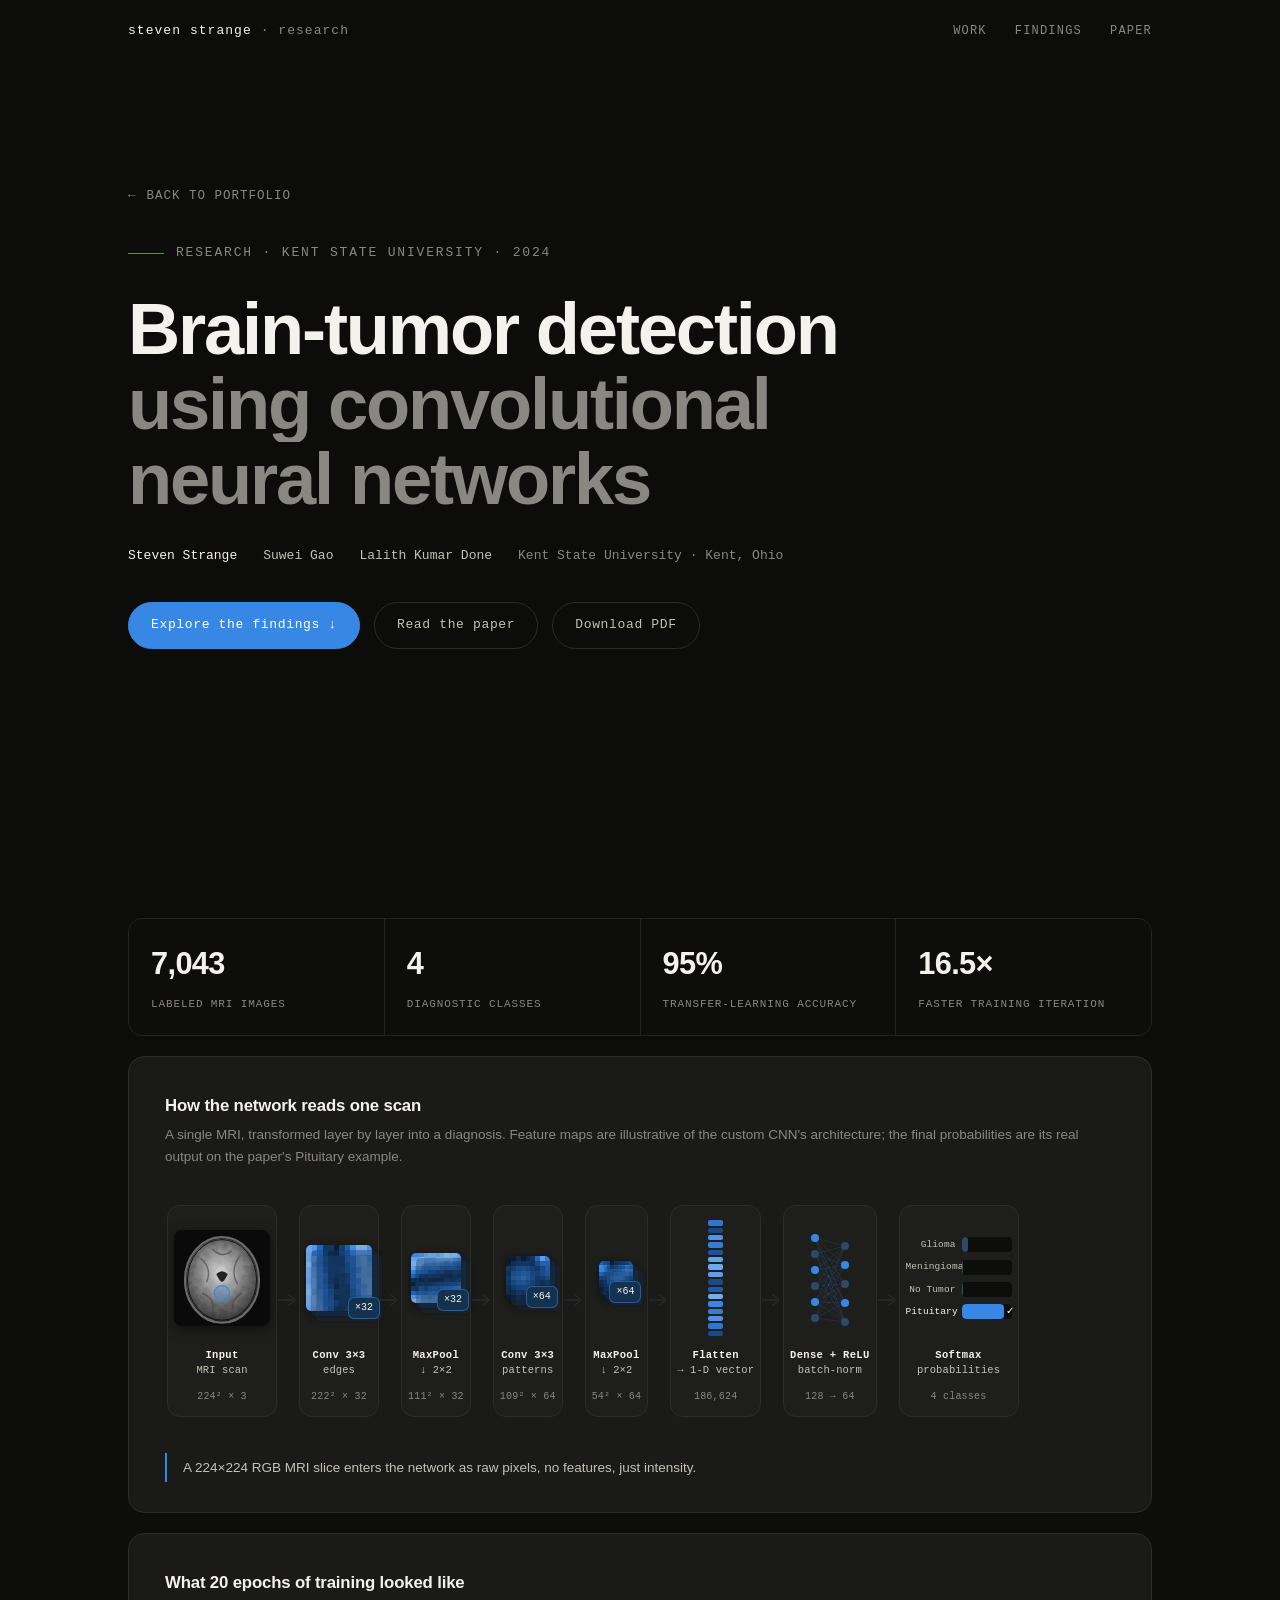
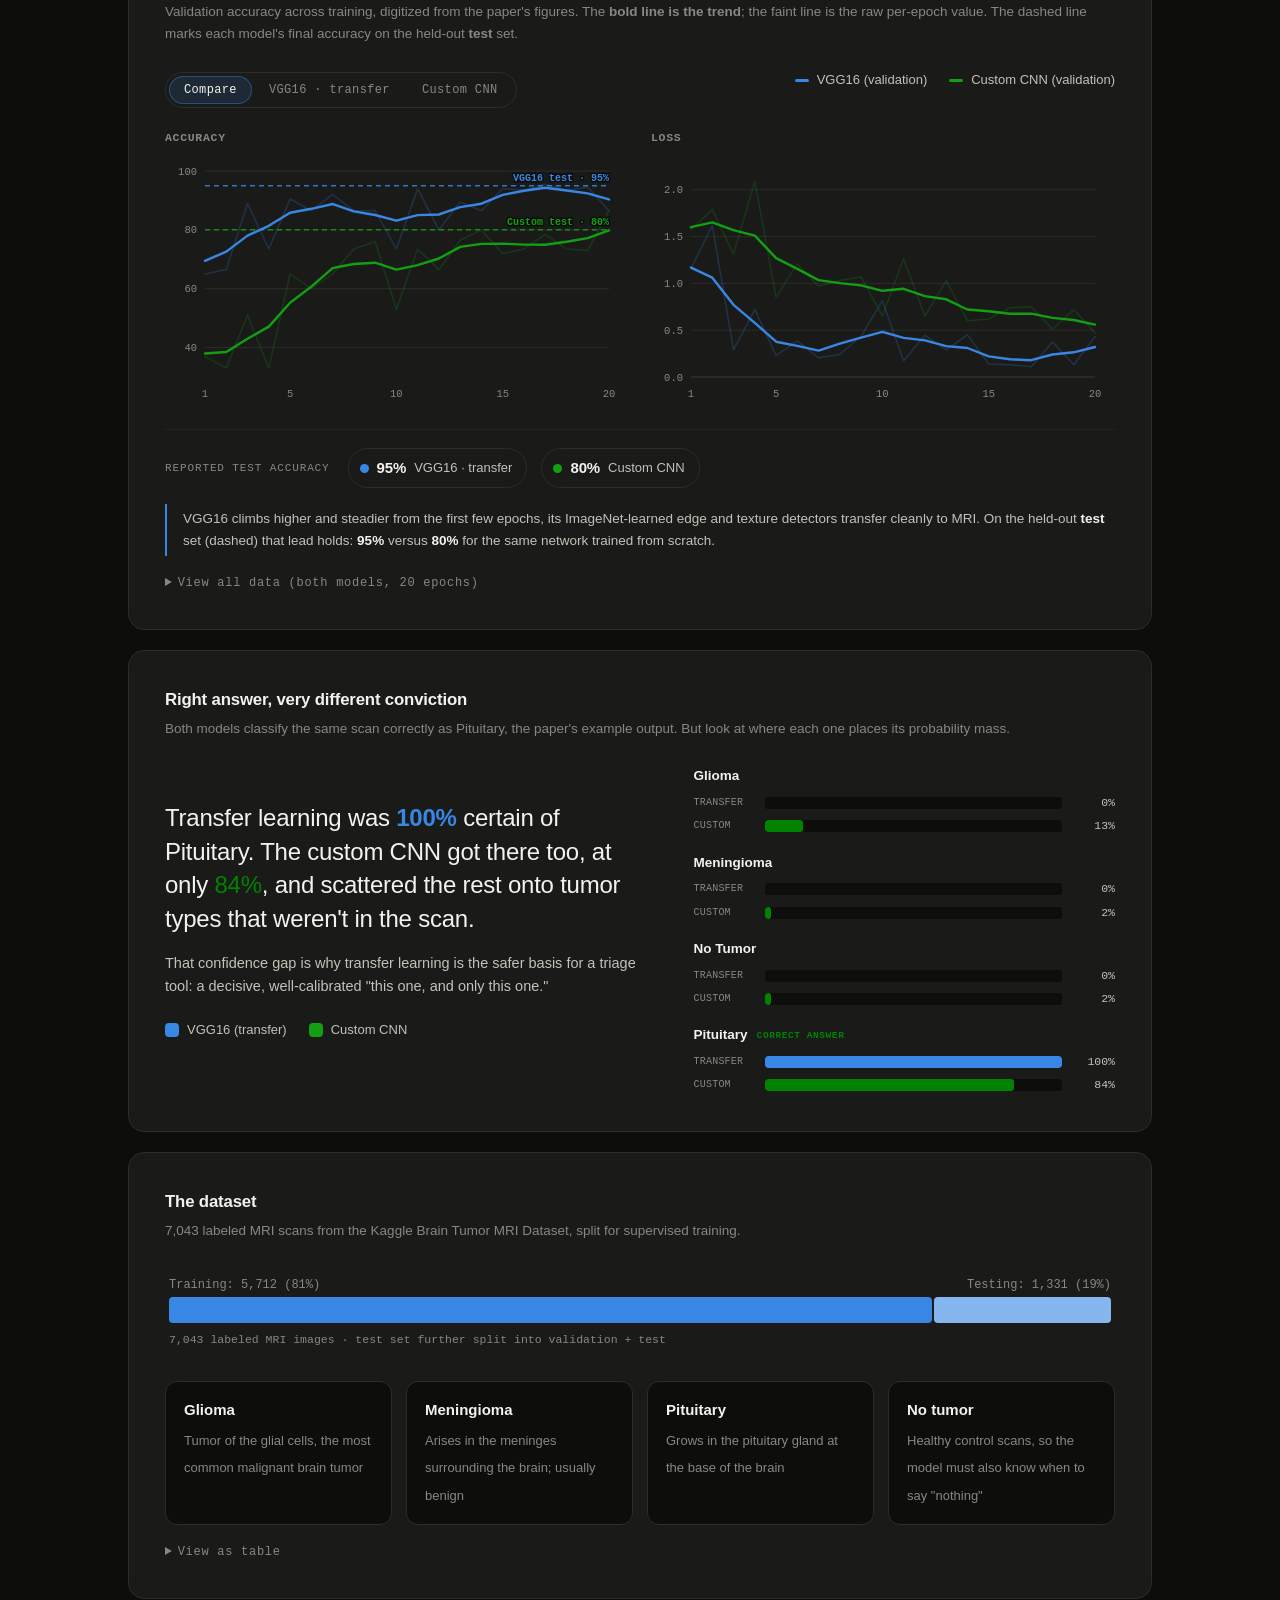
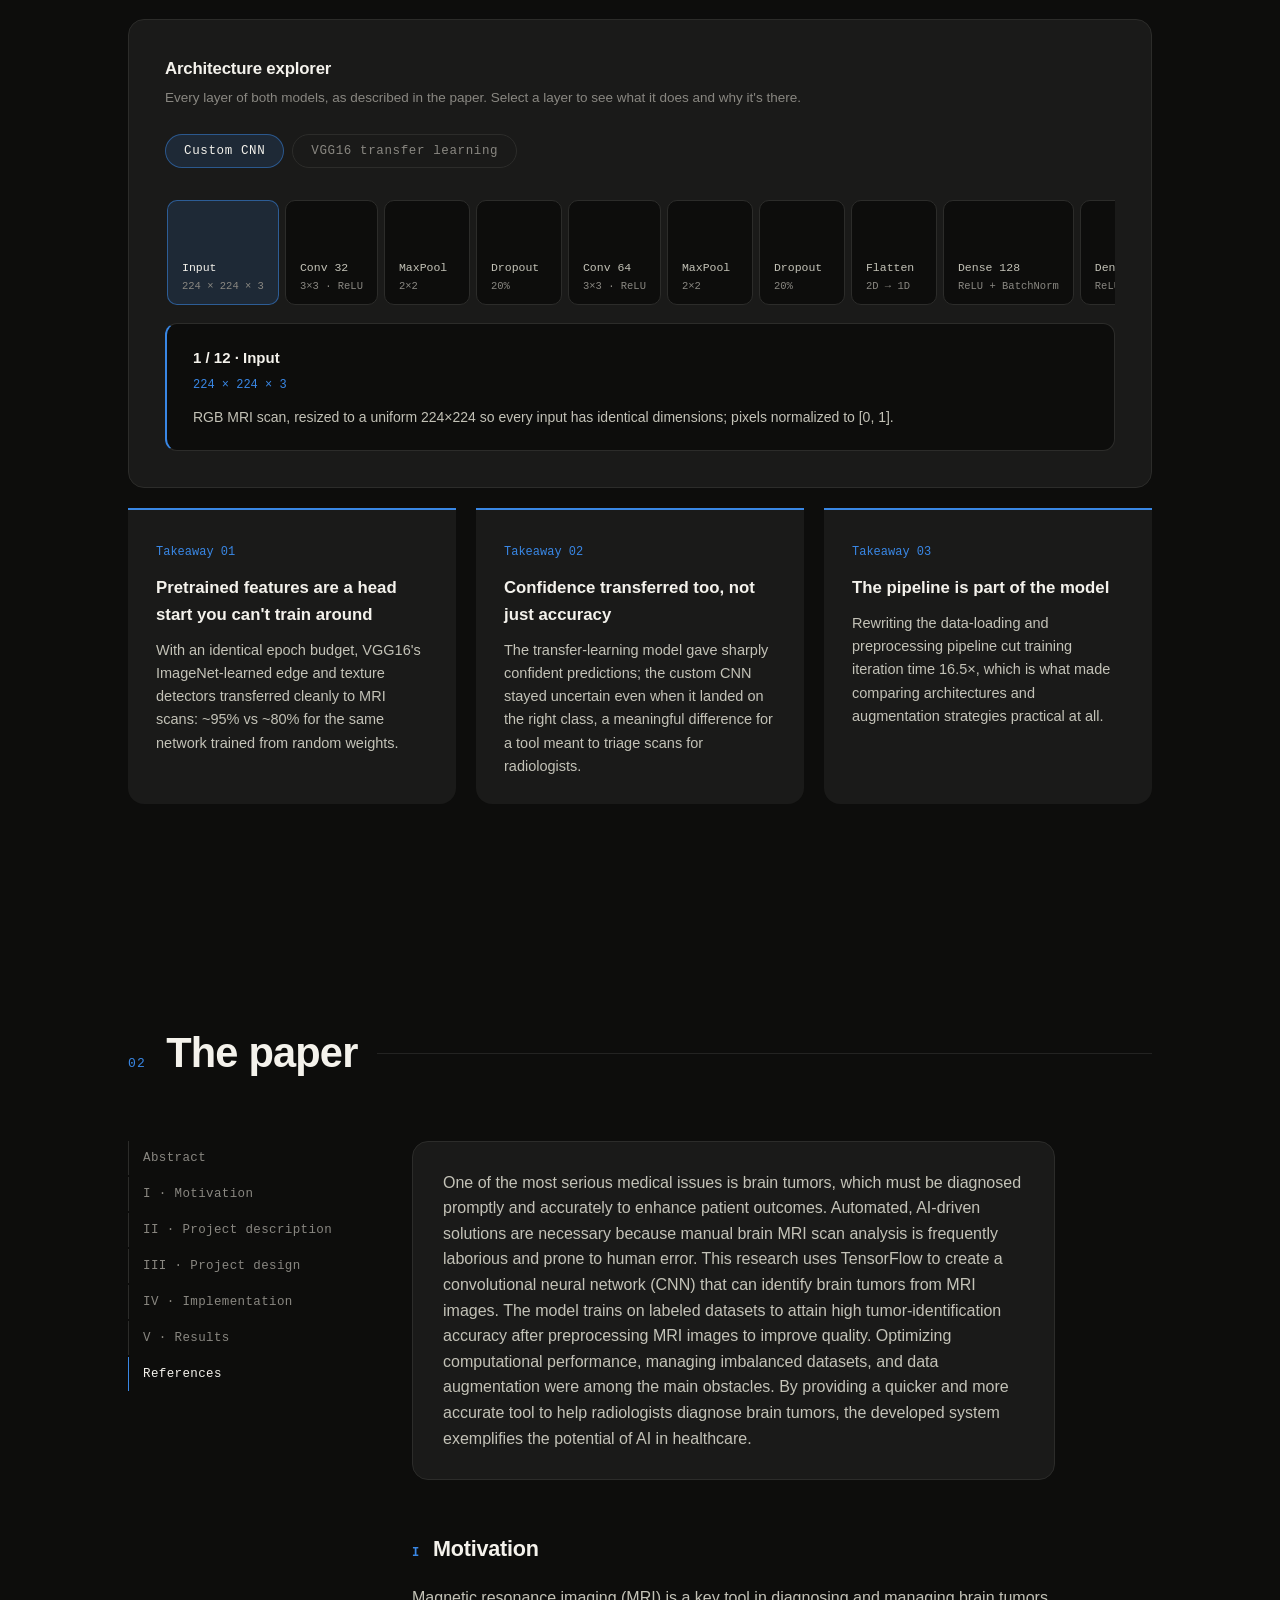
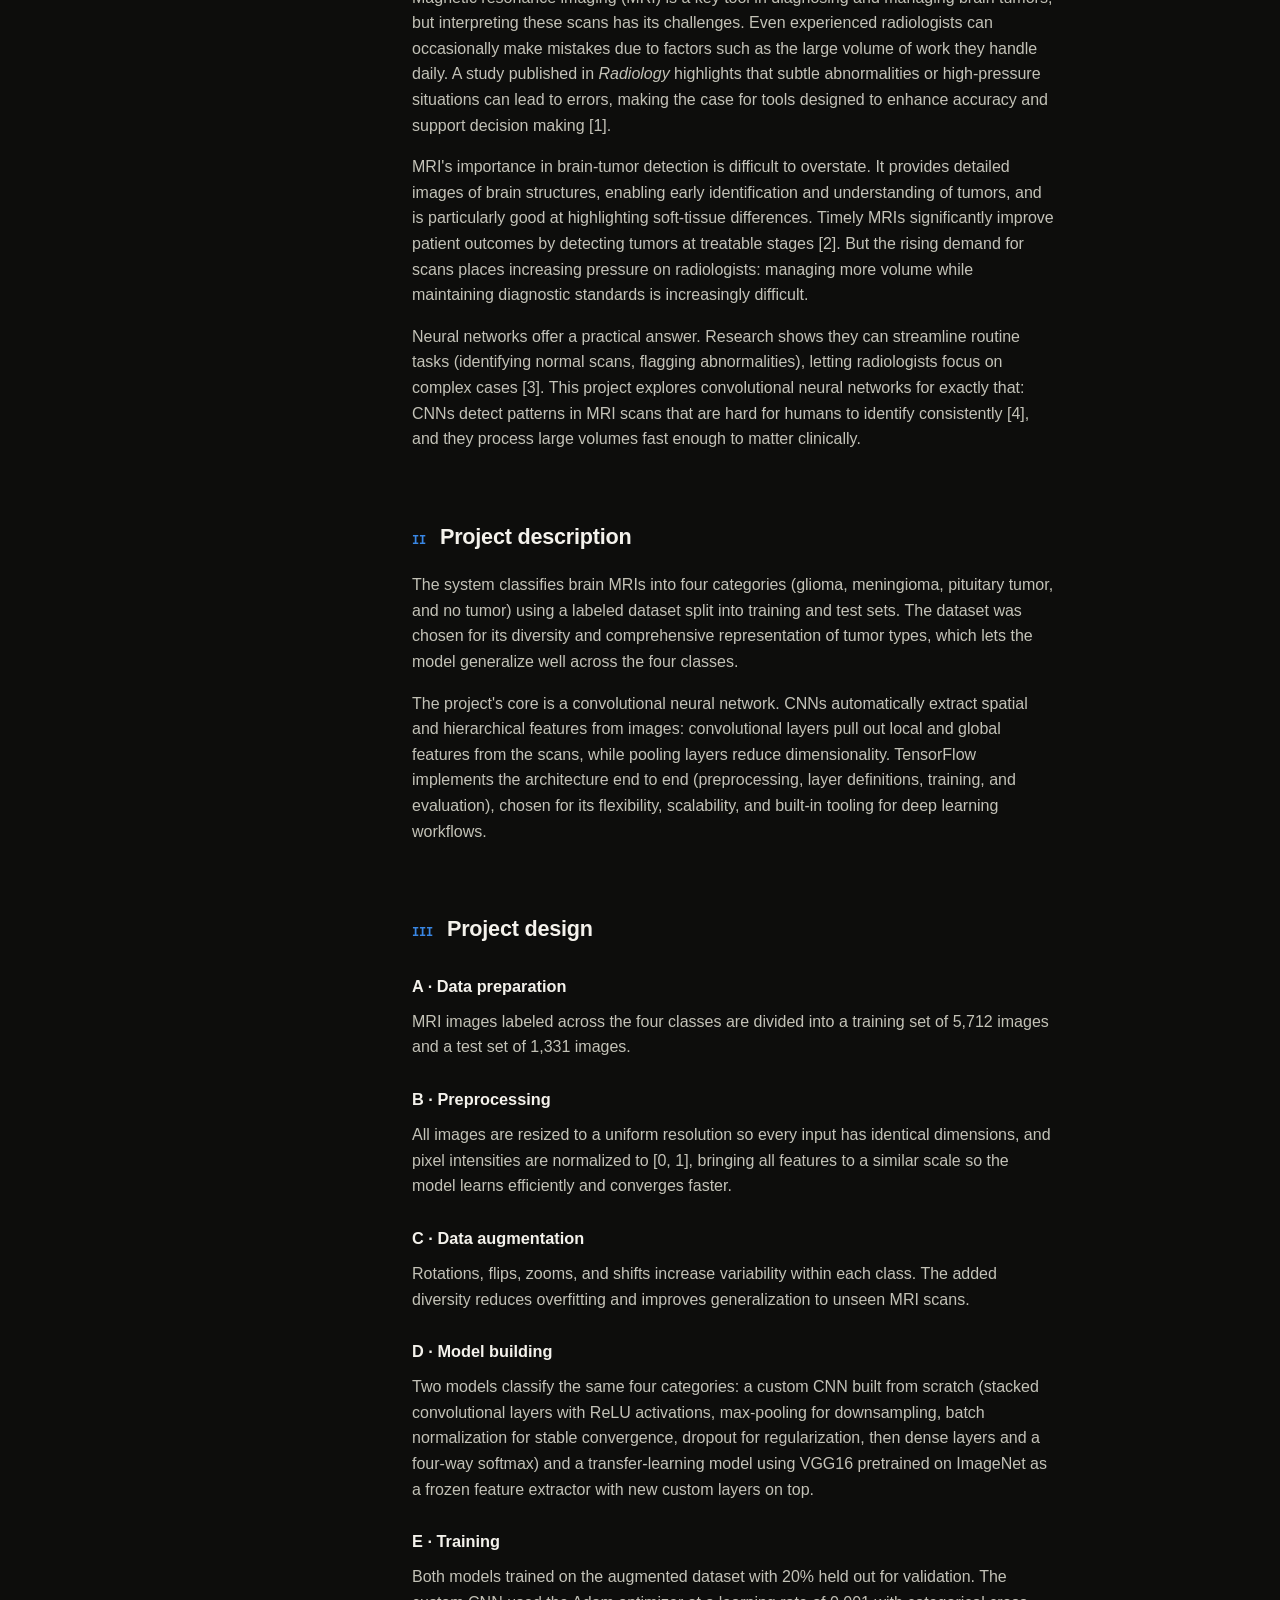
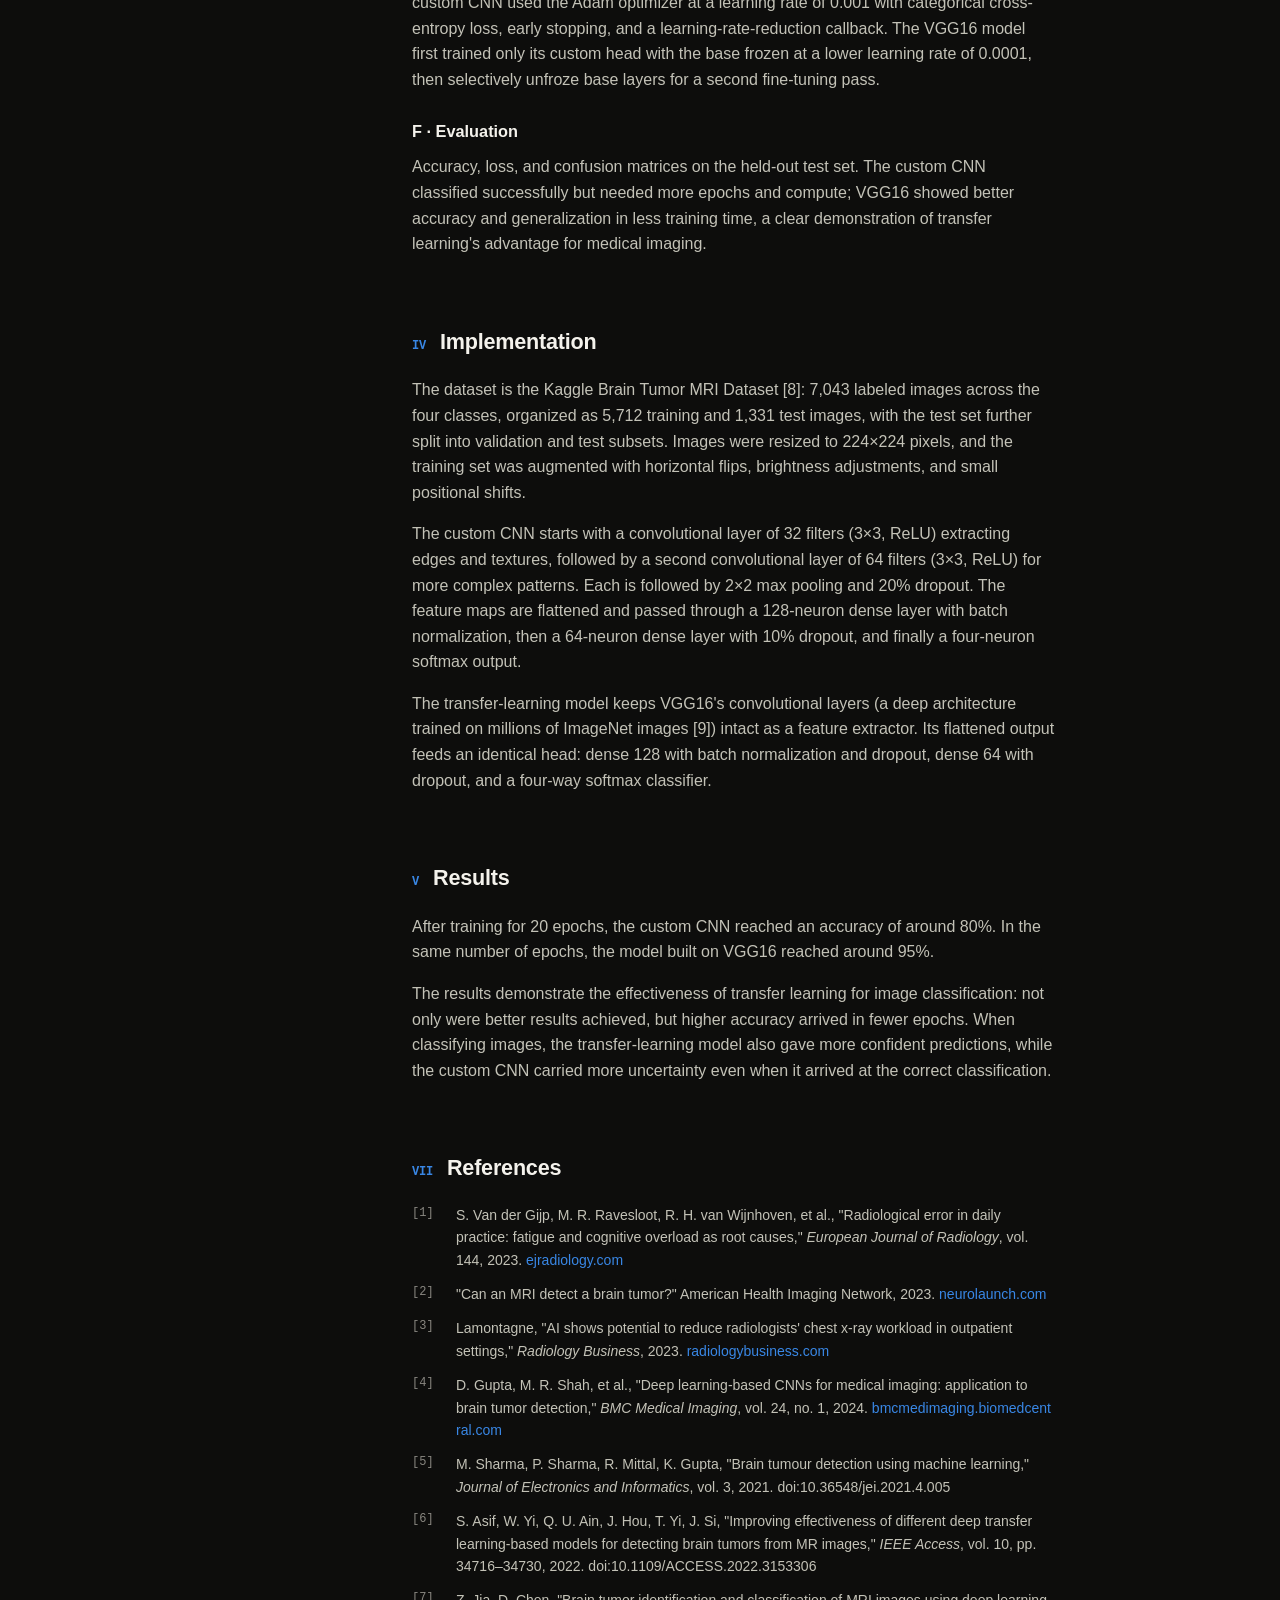
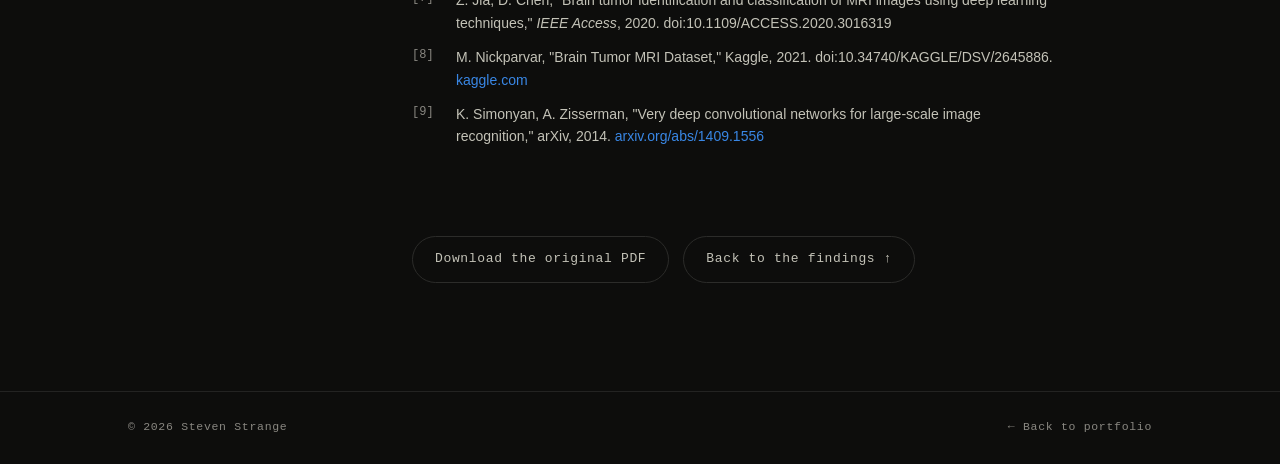
<file: research.html>
<!DOCTYPE html>
<html lang="en">
<head>
<meta charset="UTF-8">
<meta name="viewport" content="width=device-width, initial-scale=1.0">
<title>Brain-Tumor Detection with CNNs · Steven Strange</title>
<meta name="description" content="Interactive walkthrough of a CNN research project: four-class brain-tumor classification in MRI scans, custom architecture vs. VGG16 transfer learning.">
<link rel="stylesheet" href="styles.css">
<link rel="icon" href="data:image/svg+xml,<svg xmlns='http://www.w3.org/2000/svg' viewBox='0 0 100 100'><text y='.9em' font-size='90'>◮</text></svg>">
</head>
<body class="viz-root">

<div class="progress-bar" aria-hidden="true"></div>

<div class="nav scrolled" id="nav">
  <div class="nav-inner">
    <a class="nav-name" href="index.html">steven strange <span>· research</span></a>
    <nav class="nav-links" aria-label="Primary">
      <a href="index.html#work" class="always">Work</a>
      <a href="#findings" class="always">Findings</a>
      <a href="#paper" class="always">Paper</a>
    </nav>
  </div>
</div>

<header class="paper-hero">
  <div class="wrap">
    <a class="back-link fade-up" href="index.html"><span class="arrow">←</span> Back to portfolio</a>
    <p class="eyebrow fade-up" style="margin-top:36px">Research · Kent State University · 2024</p>
    <h1>
      <span class="line-mask"><span>Brain-tumor detection</span></span>
      <span class="line-mask"><span><span class="dim">using convolutional</span></span></span>
      <span class="line-mask"><span><span class="dim">neural networks</span></span></span>
    </h1>
    <div class="paper-authors fade-up d1">
      <span class="me">Steven Strange</span>
      <span>Suwei Gao</span>
      <span>Lalith Kumar Done</span>
      <span><i>Kent State University · Kent, Ohio</i></span>
    </div>
    <div class="paper-actions fade-up d2">
      <a class="btn primary" href="#findings">Explore the findings ↓</a>
      <a class="btn" href="#paper">Read the paper</a>
      <a class="btn" href="Assets/web/brain-tumor-cnn-research.pdf" download>Download PDF</a>
    </div>
  </div>
</header>

<main>
<!-- ============================ FINDINGS ============================ -->
<section id="findings">
  <div class="wrap">
    <div class="section-head reveal">
      <span class="section-num">01</span>
      <h2 class="section-title">The findings, visualized</h2>
      <span class="rule"></span>
    </div>

    <div class="research-stats reveal" style="margin-bottom:20px">
      <div class="rstat"><b data-count="7043">0</b><span>Labeled MRI images</span></div>
      <div class="rstat"><b data-count="4">0</b><span>Diagnostic classes</span></div>
      <div class="rstat"><b data-count="95" data-suffix="%">0</b><span>Transfer-learning accuracy</span></div>
      <div class="rstat"><b data-count="16.5" data-suffix="×" data-decimals="1">0</b><span>Faster training iteration</span></div>
    </div>

    <div class="viz-grid">

      <!-- CNN forward-pass pipeline -->
      <div class="viz-card wide reveal" id="viz-pipeline"></div>

      <!-- Training curves (real data) -->
      <div class="viz-card reveal" id="viz-training"></div>

      <!-- Confidence / prediction probabilities (real data) -->
      <div class="viz-card reveal" id="viz-confidence"></div>

      <!-- Dataset -->
      <div class="viz-card reveal">
        <h4>The dataset</h4>
        <p class="viz-sub">7,043 labeled MRI scans from the Kaggle Brain Tumor MRI Dataset, split for supervised training.</p>
        <div id="viz-dataset"></div>
        <div class="classes">
          <div class="class-chip"><b>Glioma</b><span>Tumor of the glial cells, the most common malignant brain tumor</span></div>
          <div class="class-chip"><b>Meningioma</b><span>Arises in the meninges surrounding the brain; usually benign</span></div>
          <div class="class-chip"><b>Pituitary</b><span>Grows in the pituitary gland at the base of the brain</span></div>
          <div class="class-chip"><b>No tumor</b><span>Healthy control scans, so the model must also know when to say "nothing"</span></div>
        </div>
        <details class="table-toggle">
          <summary>View as table</summary>
          <table>
            <thead><tr><th scope="col">Split</th><th scope="col">Images</th><th scope="col">Share</th></tr></thead>
            <tbody>
              <tr><td>Training</td><td>5,712</td><td>81%</td></tr>
              <tr><td>Testing (incl. validation split)</td><td>1,331</td><td>19%</td></tr>
            </tbody>
          </table>
        </details>
      </div>

      <!-- Architecture explorer -->
      <div class="viz-card reveal">
        <h4>Architecture explorer</h4>
        <p class="viz-sub">Every layer of both models, as described in the paper. Select a layer to see what it does and why it's there.</p>
        <div class="arch-tabs" role="tablist" aria-label="Model architecture">
          <button class="arch-tab" role="tab" id="tab-custom" aria-selected="true" aria-controls="arch-flow">Custom CNN</button>
          <button class="arch-tab" role="tab" id="tab-vgg" aria-selected="false" aria-controls="arch-flow">VGG16 transfer learning</button>
        </div>
        <div class="arch-flow" id="arch-flow" role="tablist" aria-label="Network layers"></div>
        <div class="arch-detail" id="arch-detail" aria-live="polite"></div>
      </div>
    </div>

    <!-- Takeaways -->
    <div class="takeaways" style="margin-top:20px">
      <div class="takeaway reveal">
        <span class="num">Takeaway 01</span>
        <h4>Pretrained features are a head start you can't train around</h4>
        <p>With an identical epoch budget, VGG16's ImageNet-learned edge and texture detectors transferred cleanly to MRI scans: ~95% vs ~80% for the same network trained from random weights.</p>
      </div>
      <div class="takeaway reveal" style="--rd:.08s">
        <span class="num">Takeaway 02</span>
        <h4>Confidence transferred too, not just accuracy</h4>
        <p>The transfer-learning model gave sharply confident predictions; the custom CNN stayed uncertain even when it landed on the right class, a meaningful difference for a tool meant to triage scans for radiologists.</p>
      </div>
      <div class="takeaway reveal" style="--rd:.16s">
        <span class="num">Takeaway 03</span>
        <h4>The pipeline is part of the model</h4>
        <p>Rewriting the data-loading and preprocessing pipeline cut training iteration time 16.5×, which is what made comparing architectures and augmentation strategies practical at all.</p>
      </div>
    </div>
  </div>
</section>

<!-- ============================ PAPER ============================ -->
<section id="paper">
  <div class="wrap">
    <div class="section-head reveal">
      <span class="section-num">02</span>
      <h2 class="section-title">The paper</h2>
      <span class="rule"></span>
    </div>

    <div class="reader">
      <nav class="toc" aria-label="Paper contents">
        <a href="#p-abstract" class="active">Abstract</a>
        <a href="#p-motivation">I · Motivation</a>
        <a href="#p-description">II · Project description</a>
        <a href="#p-design">III · Project design</a>
        <a href="#p-implementation">IV · Implementation</a>
        <a href="#p-results">V · Results</a>
        <a href="#p-references">References</a>
      </nav>

      <div class="paper-body">
        <section id="p-abstract">
          <div class="abstract">
            <p>
              One of the most serious medical issues is brain tumors, which must be
              diagnosed promptly and accurately to enhance patient outcomes.
              Automated, AI-driven solutions are necessary because manual brain MRI
              scan analysis is frequently laborious and prone to human error. This
              research uses TensorFlow to create a convolutional neural network
              (CNN) that can identify brain tumors from MRI images. The model
              trains on labeled datasets to attain high tumor-identification
              accuracy after preprocessing MRI images to improve quality.
              Optimizing computational performance, managing imbalanced datasets,
              and data augmentation were among the main obstacles. By providing a
              quicker and more accurate tool to help radiologists diagnose brain
              tumors, the developed system exemplifies the potential of AI in
              healthcare.
            </p>
          </div>
        </section>

        <section id="p-motivation">
          <h3><span class="n">I</span>Motivation</h3>
          <p>
            Magnetic resonance imaging (MRI) is a key tool in diagnosing and
            managing brain tumors, but interpreting these scans has its challenges.
            Even experienced radiologists can occasionally make mistakes due to
            factors such as the large volume of work they handle daily. A study
            published in <em>Radiology</em> highlights that subtle abnormalities or
            high-pressure situations can lead to errors, making the case for tools
            designed to enhance accuracy and support decision making [1].
          </p>
          <p>
            MRI's importance in brain-tumor detection is difficult to overstate. It
            provides detailed images of brain structures, enabling early
            identification and understanding of tumors, and is particularly good at
            highlighting soft-tissue differences. Timely MRIs significantly improve
            patient outcomes by detecting tumors at treatable stages [2]. But the
            rising demand for scans places increasing pressure on radiologists:
            managing more volume while maintaining diagnostic standards is
            increasingly difficult.
          </p>
          <p>
            Neural networks offer a practical answer. Research shows they can
            streamline routine tasks (identifying normal scans, flagging
            abnormalities), letting radiologists focus on complex cases [3]. This
            project explores convolutional neural networks for exactly that: CNNs
            detect patterns in MRI scans that are hard for humans to identify
            consistently [4], and they process large volumes fast enough to matter
            clinically.
          </p>
        </section>

        <section id="p-description">
          <h3><span class="n">II</span>Project description</h3>
          <p>
            The system classifies brain MRIs into four categories (glioma,
            meningioma, pituitary tumor, and no tumor) using a labeled dataset
            split into training and test sets. The dataset was chosen for its
            diversity and comprehensive representation of tumor types, which lets
            the model generalize well across the four classes.
          </p>
          <p>
            The project's core is a convolutional neural network. CNNs
            automatically extract spatial and hierarchical features from images:
            convolutional layers pull out local and global features from the
            scans, while pooling layers reduce dimensionality. TensorFlow
            implements the architecture end to end (preprocessing, layer
            definitions, training, and evaluation), chosen for its flexibility,
            scalability, and built-in tooling for deep learning workflows.
          </p>
        </section>

        <section id="p-design">
          <h3><span class="n">III</span>Project design</h3>
          <h4>A · Data preparation</h4>
          <p>
            MRI images labeled across the four classes are divided into a training
            set of 5,712 images and a test set of 1,331 images.
          </p>
          <h4>B · Preprocessing</h4>
          <p>
            All images are resized to a uniform resolution so every input has
            identical dimensions, and pixel intensities are normalized to [0, 1],
            bringing all features to a similar scale so the model learns
            efficiently and converges faster.
          </p>
          <h4>C · Data augmentation</h4>
          <p>
            Rotations, flips, zooms, and shifts increase variability within each
            class. The added diversity reduces overfitting and improves
            generalization to unseen MRI scans.
          </p>
          <h4>D · Model building</h4>
          <p>
            Two models classify the same four categories: a custom CNN built from
            scratch (stacked convolutional layers with ReLU activations,
            max-pooling for downsampling, batch normalization for stable
            convergence, dropout for regularization, then dense layers and a
            four-way softmax) and a transfer-learning model using VGG16
            pretrained on ImageNet as a frozen feature extractor with new custom
            layers on top.
          </p>
          <h4>E · Training</h4>
          <p>
            Both models trained on the augmented dataset with 20% held out for
            validation. The custom CNN used the Adam optimizer at a learning rate
            of 0.001 with categorical cross-entropy loss, early stopping, and a
            learning-rate-reduction callback. The VGG16 model first trained only
            its custom head with the base frozen at a lower learning rate of
            0.0001, then selectively unfroze base layers for a second fine-tuning
            pass.
          </p>
          <h4>F · Evaluation</h4>
          <p>
            Accuracy, loss, and confusion matrices on the held-out test set. The
            custom CNN classified successfully but needed more epochs and compute;
            VGG16 showed better accuracy and generalization in less training time,
            a clear demonstration of transfer learning's advantage for medical
            imaging.
          </p>
        </section>

        <section id="p-implementation">
          <h3><span class="n">IV</span>Implementation</h3>
          <p>
            The dataset is the Kaggle Brain Tumor MRI Dataset [8]: 7,043 labeled
            images across the four classes, organized as 5,712 training and 1,331
            test images, with the test set further split into validation and test
            subsets. Images were resized to 224×224 pixels, and the training set
            was augmented with horizontal flips, brightness adjustments, and small
            positional shifts.
          </p>
          <p>
            The custom CNN starts with a convolutional layer of 32 filters (3×3,
            ReLU) extracting edges and textures, followed by a second convolutional
            layer of 64 filters (3×3, ReLU) for more complex patterns. Each is
            followed by 2×2 max pooling and 20% dropout. The feature maps are
            flattened and passed through a 128-neuron dense layer with batch
            normalization, then a 64-neuron dense layer with 10% dropout, and
            finally a four-neuron softmax output.
          </p>
          <p>
            The transfer-learning model keeps VGG16's convolutional layers (a deep
            architecture trained on millions of ImageNet images [9]) intact as a
            feature extractor. Its flattened output feeds an identical head: dense
            128 with batch normalization and dropout, dense 64 with dropout, and a
            four-way softmax classifier.
          </p>
        </section>

        <section id="p-results">
          <h3><span class="n">V</span>Results</h3>
          <p>
            After training for 20 epochs, the custom CNN reached an accuracy of
            around 80%. In the same number of epochs, the model built on VGG16
            reached around 95%.
          </p>
          <p>
            The results demonstrate the effectiveness of transfer learning for
            image classification: not only were better results achieved, but higher
            accuracy arrived in fewer epochs. When classifying images, the
            transfer-learning model also gave more confident predictions, while
            the custom CNN carried more uncertainty even when it arrived at the
            correct classification.
          </p>
        </section>

        <section id="p-references">
          <h3><span class="n">VII</span>References</h3>
          <ol class="refs">
            <li>S. Van der Gijp, M. R. Ravesloot, R. H. van Wijnhoven, et al., "Radiological error in daily practice: fatigue and cognitive overload as root causes," <em>European Journal of Radiology</em>, vol. 144, 2023. <a href="https://www.ejradiology.com" target="_blank" rel="noopener">ejradiology.com</a></li>
            <li>"Can an MRI detect a brain tumor?" American Health Imaging Network, 2023. <a href="https://neurolaunch.com/can-an-mri-detect-a-brain-tumor" target="_blank" rel="noopener">neurolaunch.com</a></li>
            <li>Lamontagne, "AI shows potential to reduce radiologists' chest x-ray workload in outpatient settings," <em>Radiology Business</em>, 2023. <a href="https://radiologybusiness.com" target="_blank" rel="noopener">radiologybusiness.com</a></li>
            <li>D. Gupta, M. R. Shah, et al., "Deep learning-based CNNs for medical imaging: application to brain tumor detection," <em>BMC Medical Imaging</em>, vol. 24, no. 1, 2024. <a href="https://bmcmedimaging.biomedcentral.com/articles/10.1186/s12880-024-01292-7" target="_blank" rel="noopener">bmcmedimaging.biomedcentral.com</a></li>
            <li>M. Sharma, P. Sharma, R. Mittal, K. Gupta, "Brain tumour detection using machine learning," <em>Journal of Electronics and Informatics</em>, vol. 3, 2021. doi:10.36548/jei.2021.4.005</li>
            <li>S. Asif, W. Yi, Q. U. Ain, J. Hou, T. Yi, J. Si, "Improving effectiveness of different deep transfer learning-based models for detecting brain tumors from MR images," <em>IEEE Access</em>, vol. 10, pp. 34716–34730, 2022. doi:10.1109/ACCESS.2022.3153306</li>
            <li>Z. Jia, D. Chen, "Brain tumor identification and classification of MRI images using deep learning techniques," <em>IEEE Access</em>, 2020. doi:10.1109/ACCESS.2020.3016319</li>
            <li>M. Nickparvar, "Brain Tumor MRI Dataset," Kaggle, 2021. doi:10.34740/KAGGLE/DSV/2645886. <a href="https://www.kaggle.com/datasets/masoudnickparvar/brain-tumor-mri-dataset" target="_blank" rel="noopener">kaggle.com</a></li>
            <li>K. Simonyan, A. Zisserman, "Very deep convolutional networks for large-scale image recognition," arXiv, 2014. <a href="https://arxiv.org/abs/1409.1556" target="_blank" rel="noopener">arxiv.org/abs/1409.1556</a></li>
          </ol>
        </section>

        <div class="paper-actions">
          <a class="btn" href="Assets/web/brain-tumor-cnn-research.pdf" download>Download the original PDF</a>
          <a class="btn" href="#findings">Back to the findings ↑</a>
        </div>
      </div>
    </div>
  </div>
</section>
</main>

<footer class="footer">
  <div class="wrap">
    <span>© 2026 Steven Strange</span>
    <span><a href="index.html">← Back to portfolio</a></span>
  </div>
</footer>

<div class="chart-tooltip" id="tooltip" role="status"></div>

<script src="main.js"></script>
<script src="viz.js"></script>
</body>
</html>
</file>
<file: styles.css>
/* ---------------------------------------------------------------
   Steven Strange · Portfolio
   Dark editorial system. One accent, mono microlabels, quiet chrome.
   --------------------------------------------------------------- */

:root {
  --bg: #0d0d0c;
  --surface: #1a1a19;
  --surface-2: #211f1d;
  --ink: #f4f2ec;
  --ink-2: #c3c2b7;
  --muted: #898781;
  --line: #2c2c2a;
  --line-soft: #232322;
  --accent: #3987e5;
  --accent-soft: rgba(57, 135, 229, 0.14);
  --green: #008300;

  --sans: -apple-system, BlinkMacSystemFont, "SF Pro Display", "Segoe UI", Inter, sans-serif;
  --mono: ui-monospace, "SF Mono", Menlo, Consolas, monospace;

  --w: 1120px;
  --pad: clamp(20px, 4vw, 48px);
  --radius: 16px;

  --ease-out: cubic-bezier(0.22, 1, 0.36, 1);
  --dur: 0.9s;
}

* { margin: 0; padding: 0; box-sizing: border-box; }

html { scroll-behavior: smooth; }

body {
  background: var(--bg);
  color: var(--ink);
  font-family: var(--sans);
  font-size: 17px;
  line-height: 1.6;
  -webkit-font-smoothing: antialiased;
  text-rendering: optimizeLegibility;
  overflow-x: hidden;
}

::selection { background: var(--accent); color: #fff; }

a { color: inherit; text-decoration: none; }

img, video { display: block; max-width: 100%; }

/* Grain: one quiet layer, never moving */
body::before {
  content: "";
  position: fixed;
  inset: -50%;
  pointer-events: none;
  z-index: 1;
  opacity: 0.35;
  background-image: url("data:image/svg+xml,%3Csvg xmlns='http://www.w3.org/2000/svg' width='240' height='240'%3E%3Cfilter id='n'%3E%3CfeTurbulence type='fractalNoise' baseFrequency='0.9' numOctaves='2' stitchTiles='stitch'/%3E%3CfeColorMatrix values='0 0 0 0 0 0 0 0 0 0 0 0 0 0 0 0 0 0 0.04 0'/%3E%3C/filter%3E%3Crect width='100%25' height='100%25' filter='url(%23n)'/%3E%3C/svg%3E");
}

.wrap {
  max-width: var(--w);
  margin: 0 auto;
  padding-left: var(--pad);
  padding-right: var(--pad);
  position: relative;
  z-index: 2;
}

/* ----------------------------- Nav ----------------------------- */

.nav {
  position: fixed;
  top: 0; left: 0; right: 0;
  z-index: 50;
  border-bottom: 1px solid transparent;
  transition: border-color 0.4s, background 0.4s;
}
.nav.scrolled {
  background: rgba(13, 13, 12, 0.72);
  -webkit-backdrop-filter: saturate(1.4) blur(16px);
  backdrop-filter: saturate(1.4) blur(16px);
  border-bottom-color: var(--line-soft);
}
.nav-inner {
  max-width: var(--w);
  margin: 0 auto;
  padding: 18px var(--pad);
  display: flex;
  align-items: center;
  justify-content: space-between;
}
.nav-name {
  font-family: var(--mono);
  font-size: 13px;
  letter-spacing: 0.08em;
  color: var(--ink);
}
.nav-name span { color: var(--muted); }
.nav-links {
  display: flex;
  gap: 28px;
  font-family: var(--mono);
  font-size: 12px;
  letter-spacing: 0.1em;
  text-transform: uppercase;
}
.nav-links a {
  color: var(--muted);
  transition: color 0.25s;
  position: relative;
  padding: 4px 0;
}
.nav-links a::after {
  content: "";
  position: absolute;
  left: 0; right: 100%;
  bottom: 0;
  height: 1px;
  background: var(--accent);
  transition: right 0.35s var(--ease-out);
}
.nav-links a:hover { color: var(--ink); }
.nav-links a:hover::after { right: 0; }
.nav-links a.active { color: var(--ink); }

@media (max-width: 640px) {
  .nav-links { gap: 18px; }
  .nav-links a:not(.always) { display: none; }
}

/* ----------------------------- Hero ----------------------------- */

.hero {
  min-height: min(100svh, 1000px);
  display: flex;
  flex-direction: column;
  justify-content: center;
  position: relative;
  padding-top: 90px;
  padding-bottom: 60px;
  overflow: hidden;
}
.hero-glow {
  position: absolute;
  top: -20%;
  right: -10%;
  width: 60vw;
  height: 60vw;
  max-width: 800px;
  max-height: 800px;
  background: radial-gradient(circle at center, rgba(57, 135, 229, 0.10), transparent 62%);
  pointer-events: none;
  will-change: transform;
}
.eyebrow {
  font-family: var(--mono);
  font-size: 13px;
  letter-spacing: 0.14em;
  text-transform: uppercase;
  color: var(--muted);
  display: flex;
  align-items: center;
  gap: 12px;
  margin-bottom: 28px;
}
.eyebrow::before {
  content: "";
  width: 36px;
  height: 1px;
  background: var(--accent);
}
h1 {
  font-size: clamp(1.9rem, 4.4vw + 1rem, 5rem);
  line-height: 1.04;
  letter-spacing: -0.03em;
  font-weight: 700;
  max-width: 15ch;
}
h1 .dim { color: var(--muted); }
.hero-sub {
  margin-top: 32px;
  max-width: 56ch;
  color: var(--ink-2);
  font-size: clamp(1rem, 1.5vw, 1.15rem);
}
.hero-meta {
  margin-top: 44px;
  display: flex;
  flex-wrap: wrap;
  gap: 12px 28px;
  align-items: center;
}
.status-chip {
  display: inline-flex;
  align-items: center;
  gap: 10px;
  font-family: var(--mono);
  font-size: 12.5px;
  letter-spacing: 0.04em;
  color: var(--ink-2);
  border: 1px solid var(--line);
  border-radius: 100px;
  padding: 9px 18px;
  background: rgba(26, 26, 25, 0.6);
}
.status-chip .dot {
  width: 7px; height: 7px;
  border-radius: 50%;
  background: #0ca30c;
  box-shadow: 0 0 0 0 rgba(12, 163, 12, 0.5);
  animation: pulse 2.4s infinite;
}
@keyframes pulse {
  0% { box-shadow: 0 0 0 0 rgba(12, 163, 12, 0.45); }
  70% { box-shadow: 0 0 0 9px rgba(12, 163, 12, 0); }
  100% { box-shadow: 0 0 0 0 rgba(12, 163, 12, 0); }
}
.hero-scroll {
  position: absolute;
  bottom: 34px;
  left: var(--pad);
  font-family: var(--mono);
  font-size: 11px;
  letter-spacing: 0.16em;
  text-transform: uppercase;
  color: var(--muted);
  display: flex;
  align-items: center;
  gap: 12px;
}
.hero-scroll::after {
  content: "";
  width: 1px;
  height: 40px;
  background: linear-gradient(var(--muted), transparent);
  animation: drip 2.2s var(--ease-out) infinite;
  transform-origin: top;
}
@keyframes drip {
  0% { transform: scaleY(0); opacity: 0; }
  35% { transform: scaleY(1); opacity: 1; }
  100% { transform: scaleY(1) translateY(24px); opacity: 0; }
}

/* Hero line-mask entrance */
.line-mask { display: block; overflow: hidden; }
.line-mask > span {
  display: block;
  transform: translateY(110%);
  animation: rise 1s var(--ease-out) forwards;
}
.line-mask:nth-child(2) > span { animation-delay: 0.09s; }
.line-mask:nth-child(3) > span { animation-delay: 0.18s; }
@keyframes rise { to { transform: translateY(0); } }
.fade-up {
  opacity: 0;
  transform: translateY(16px);
  animation: fadeUp 0.9s var(--ease-out) forwards;
}
.fade-up.d1 { animation-delay: 0.35s; }
.fade-up.d2 { animation-delay: 0.5s; }
.fade-up.d3 { animation-delay: 0.65s; }
@keyframes fadeUp { to { opacity: 1; transform: none; } }

/* ------------------------ Sections & reveals ------------------------ */

section { padding: clamp(80px, 12vh, 140px) 0; }

.section-head {
  display: flex;
  align-items: baseline;
  gap: 20px;
  margin-bottom: clamp(40px, 6vh, 72px);
}
.section-num {
  font-family: var(--mono);
  font-size: 13px;
  color: var(--accent);
  letter-spacing: 0.1em;
}
.section-title {
  font-size: clamp(1.7rem, 3.4vw, 2.6rem);
  letter-spacing: -0.02em;
  font-weight: 650;
}
.section-head .rule {
  flex: 1;
  height: 1px;
  background: var(--line-soft);
  align-self: center;
}

.reveal {
  opacity: 0;
  transform: translateY(28px);
  transition: opacity var(--dur) var(--ease-out), transform var(--dur) var(--ease-out);
  transition-delay: var(--rd, 0s);
}
.reveal.in { opacity: 1; transform: none; }

/* ------------------------- Case studies ------------------------- */

.case {
  display: grid;
  grid-template-columns: minmax(0, 5fr) minmax(0, 6fr);
  gap: clamp(32px, 5vw, 72px);
  align-items: center;
  padding: clamp(48px, 7vh, 88px) 0;
  border-top: 1px solid var(--line-soft);
}
.case:first-of-type { border-top: 0; padding-top: 0; }
.case.flip .case-media { order: -1; }

.case-kicker {
  font-family: var(--mono);
  font-size: 12px;
  letter-spacing: 0.14em;
  text-transform: uppercase;
  color: var(--muted);
  margin-bottom: 14px;
  display: flex;
  gap: 10px;
  align-items: center;
}
.case-kicker .year { color: var(--accent); }
.case h3 {
  font-size: clamp(1.5rem, 2.8vw, 2.1rem);
  letter-spacing: -0.02em;
  font-weight: 650;
  margin-bottom: 16px;
}
.case-desc { color: var(--ink-2); margin-bottom: 20px; }
.case-points {
  list-style: none;
  margin: 0 0 26px;
  display: grid;
  gap: 10px;
}
.case-points li {
  color: var(--ink-2);
  font-size: 15.5px;
  padding-left: 22px;
  position: relative;
}
.case-points li::before {
  content: "";
  position: absolute;
  left: 0;
  top: 0.62em;
  width: 10px;
  height: 1px;
  background: var(--accent);
}
.tags {
  display: flex;
  flex-wrap: wrap;
  gap: 8px;
}
.tag {
  font-family: var(--mono);
  font-size: 11.5px;
  letter-spacing: 0.04em;
  color: var(--muted);
  border: 1px solid var(--line);
  border-radius: 100px;
  padding: 5px 13px;
  transition: color 0.25s, border-color 0.25s;
}
.case:hover .tag { color: var(--ink-2); }

@media (max-width: 880px) {
  .case { grid-template-columns: 1fr; }
  .case.flip .case-media { order: 0; }
}

/* --------------------------- Media frames --------------------------- */

.case-media { display: flex; justify-content: center; gap: clamp(16px, 2.5vw, 28px); min-width: 0; }
.case > * { min-width: 0; }
.phone-cluster { position: relative; width: 100%; }

/* Clean portrait screen-recording panel: real 1290×2796 aspect, no device chrome */
.reel {
  position: relative;
  width: min(250px, 60vw);
  aspect-ratio: 1290 / 2796;
  border-radius: 22px;
  overflow: hidden;
  background: #000;
  border: 1px solid var(--line);
  box-shadow:
    inset 0 0 0 1px rgba(255, 255, 255, 0.03),
    0 40px 84px -32px rgba(0, 0, 0, 0.85),
    0 14px 34px -22px rgba(0, 0, 0, 0.6);
  transition: transform 0.7s var(--ease-out), box-shadow 0.7s var(--ease-out);
}
.reel video {
  width: 100%;
  height: 100%;
  object-fit: cover;
  display: block;
  background: #000;
}

/* Two-reel composition: clean, straight, offset for depth */
.reel-stack {
  display: flex;
  justify-content: center;
  align-items: center;
  gap: clamp(12px, 2.2vw, 24px);
  width: 100%;
}
.reel-stack .reel { width: min(212px, 43vw); }
.reel-stack .reel:first-child { transform: translateY(15px); }
.reel-stack .reel:last-child { transform: translateY(-15px); }
.reel-stack:hover .reel:first-child { transform: translateY(9px); }
.reel-stack:hover .reel:last-child { transform: translateY(-21px); }
.reel-stack .reel:only-child { width: min(238px, 58vw); transform: none; }
.reel-stack:hover .reel:only-child { transform: translateY(-5px); }

.media-caption {
  margin-top: 22px;
  text-align: center;
  font-family: var(--mono);
  font-size: 11.5px;
  letter-spacing: 0.08em;
  color: var(--muted);
  text-transform: uppercase;
}

/* Landscape video frame */
.screen {
  width: 100%;
  border-radius: var(--radius);
  overflow: hidden;
  border: 1px solid var(--line);
  background: #000;
  box-shadow:
    inset 0 0 0 1px rgba(255, 255, 255, 0.04),
    0 40px 90px -28px rgba(0, 0, 0, 0.8);
}
.screen video { width: 100%; aspect-ratio: 16 / 9; object-fit: cover; display: block; }

@media (max-width: 460px) {
  .reel-stack { gap: 4vw; }
  .reel-stack .reel { width: 44vw; }
}

/* --------------------------- Research --------------------------- */

.research-intro { max-width: 70ch; margin-bottom: 30px; }
.research-title {
  font-size: clamp(1.5rem, 2.8vw, 2.1rem);
  letter-spacing: -0.02em;
  font-weight: 650;
  margin: 6px 0 16px;
  line-height: 1.12;
}
.research-lede { color: var(--ink-2); font-size: clamp(1rem, 1.4vw, 1.1rem); }

.research-card {
  display: block;
  border: 1px solid var(--line);
  border-radius: 20px;
  background: linear-gradient(160deg, var(--surface) 0%, #151413 100%);
  padding: clamp(32px, 5vw, 56px);
  position: relative;
  overflow: hidden;
  transition: border-color 0.4s, transform 0.6s var(--ease-out);
}
.research-card:hover { border-color: rgba(57, 135, 229, 0.45); transform: translateY(-4px); }
.research-card::before {
  content: "";
  position: absolute;
  top: -40%; right: -15%;
  width: 55%;
  aspect-ratio: 1;
  background: radial-gradient(circle, rgba(57, 135, 229, 0.12), transparent 65%);
  pointer-events: none;
}
.research-card .case-kicker { color: var(--accent); }
.research-card h3 { font-size: clamp(1.4rem, 2.6vw, 2rem); margin-bottom: 14px; letter-spacing: -0.02em; }
.research-card p { color: var(--ink-2); max-width: 62ch; }
.research-stats {
  display: grid;
  grid-template-columns: repeat(4, 1fr);
  gap: 1px;
  background: var(--line-soft);
  border: 1px solid var(--line-soft);
  border-radius: 14px;
  overflow: hidden;
  margin-top: 34px;
}
.rstat {
  background: var(--bg);
  padding: 20px 22px;
}
.rstat b {
  display: block;
  font-size: clamp(1.5rem, 2.4vw, 2rem);
  font-weight: 650;
  letter-spacing: -0.02em;
  color: var(--ink);
}
.rstat span {
  font-family: var(--mono);
  font-size: 11px;
  letter-spacing: 0.08em;
  text-transform: uppercase;
  color: var(--muted);
}
@media (max-width: 720px) {
  .research-stats { grid-template-columns: repeat(2, 1fr); }
}
.card-cta {
  margin-top: 30px;
  display: inline-flex;
  align-items: center;
  gap: 10px;
  font-family: var(--mono);
  font-size: 13px;
  letter-spacing: 0.06em;
  color: var(--accent);
}
.card-cta .arrow { transition: transform 0.35s var(--ease-out); }
.research-card:hover .arrow { transform: translateX(6px); }

/* --------------------------- Project grid --------------------------- */

.grid-2 {
  display: grid;
  grid-template-columns: repeat(auto-fit, minmax(300px, 1fr));
  gap: 20px;
}
.mini-card {
  border: 1px solid var(--line);
  border-radius: var(--radius);
  padding: 30px 30px 26px;
  background: var(--surface);
  transition: border-color 0.35s, transform 0.5s var(--ease-out);
}
.mini-card:hover { border-color: #3d3c39; transform: translateY(-3px); }
.mini-card h4 { font-size: 1.15rem; font-weight: 650; margin: 14px 0 10px; letter-spacing: -0.01em; }
.mini-card p { color: var(--ink-2); font-size: 15px; margin-bottom: 18px; }
.mini-card .case-kicker { margin-bottom: 0; }

/* ------------------------------ About ------------------------------ */

.about-grid {
  display: grid;
  grid-template-columns: minmax(0, 7fr) minmax(0, 5fr);
  gap: clamp(40px, 6vw, 90px);
}
.about-grid .lede {
  font-size: clamp(1.15rem, 2vw, 1.45rem);
  line-height: 1.5;
  letter-spacing: -0.01em;
  color: var(--ink);
}
.about-grid .lede + p { margin-top: 22px; color: var(--ink-2); }
.skill-block { margin-bottom: 28px; }
.skill-block h5 {
  font-family: var(--mono);
  font-size: 11.5px;
  letter-spacing: 0.14em;
  text-transform: uppercase;
  color: var(--muted);
  margin-bottom: 12px;
}
.skill-block ul {
  list-style: none;
  display: flex;
  flex-wrap: wrap;
  gap: 8px;
}
.skill-block li {
  font-size: 14px;
  color: var(--ink-2);
  border: 1px solid var(--line);
  border-radius: 8px;
  padding: 6px 12px;
  background: var(--surface);
}
@media (max-width: 880px) { .about-grid { grid-template-columns: 1fr; } }

/* ----------------------------- Contact ----------------------------- */

.contact { text-align: center; padding-bottom: 60px; }
.contact .eyebrow { justify-content: center; }
.contact .eyebrow::before { display: none; }
.contact h2 {
  font-size: clamp(1.8rem, 4vw + 0.9rem, 4.4rem);
  letter-spacing: -0.03em;
  line-height: 1.05;
  font-weight: 700;
}
.email-link {
  display: inline-block;
  margin-top: 34px;
  font-size: clamp(1.05rem, 2.4vw, 1.5rem);
  font-family: var(--mono);
  color: var(--ink);
  border-bottom: 1px solid var(--line);
  padding-bottom: 6px;
  transition: border-color 0.3s, color 0.3s;
}
.email-link:hover { border-color: var(--accent); color: var(--accent); }
.contact-meta {
  margin-top: 40px;
  display: flex;
  justify-content: center;
  gap: 30px;
  font-family: var(--mono);
  font-size: 12.5px;
  color: var(--muted);
  letter-spacing: 0.06em;
}
.contact-meta a:hover { color: var(--ink); }

.footer {
  border-top: 1px solid var(--line-soft);
  padding: 26px 0;
}
.footer .wrap {
  display: flex;
  justify-content: space-between;
  font-family: var(--mono);
  font-size: 11.5px;
  color: var(--muted);
  letter-spacing: 0.06em;
}

/* =====================================================================
   Research page
   ===================================================================== */

.progress-bar {
  position: fixed;
  top: 0; left: 0;
  height: 2px;
  width: 100%;
  transform-origin: left;
  transform: scaleX(0);
  background: var(--accent);
  z-index: 60;
}

.paper-hero { padding-top: clamp(140px, 20vh, 200px); padding-bottom: 40px; }
.paper-hero h1 { max-width: 20ch; }
.paper-authors {
  margin-top: 28px;
  display: flex;
  flex-wrap: wrap;
  gap: 10px 26px;
  font-family: var(--mono);
  font-size: 13px;
  color: var(--ink-2);
}
.paper-authors .me { color: var(--ink); }
.paper-authors span i { color: var(--muted); font-style: normal; }
.paper-actions { display: flex; gap: 14px; margin-top: 36px; flex-wrap: wrap; }
.btn {
  display: inline-flex;
  align-items: center;
  gap: 10px;
  font-family: var(--mono);
  font-size: 13px;
  letter-spacing: 0.05em;
  padding: 12px 22px;
  border-radius: 100px;
  border: 1px solid var(--line);
  color: var(--ink-2);
  transition: all 0.3s var(--ease-out);
}
.btn:hover { border-color: var(--ink-2); color: var(--ink); transform: translateY(-1px); }
.btn.primary { background: var(--accent); border-color: var(--accent); color: #fff; }
.btn.primary:hover { background: #4a93ea; }

/* Viz cards */
.viz-root { color-scheme: dark; }
.viz-grid { display: grid; gap: 20px; }
.viz-grid > * { min-width: 0; }
.viz-card {
  border: 1px solid var(--line);
  border-radius: var(--radius);
  background: var(--surface);
  padding: clamp(24px, 3.5vw, 36px);
}
.viz-card h4 { font-size: 1.05rem; font-weight: 650; letter-spacing: -0.01em; }
.viz-card .viz-sub { color: var(--muted); font-size: 13.5px; margin-top: 4px; margin-bottom: 26px; }
.viz-card figure { margin: 0; }

.legend {
  display: flex;
  gap: 22px;
  margin-bottom: 18px;
  font-size: 13px;
  color: var(--ink-2);
  flex-wrap: wrap;
}
.legend .key {
  display: inline-flex;
  align-items: center;
  gap: 8px;
}
.legend .swatch { width: 14px; height: 14px; border-radius: 4px; }

.chart-tooltip {
  position: fixed;
  z-index: 70;
  pointer-events: none;
  background: #232321;
  border: 1px solid #3a3936;
  border-radius: 10px;
  padding: 10px 14px;
  font-size: 13px;
  color: var(--ink-2);
  box-shadow: 0 12px 32px rgba(0, 0, 0, 0.5);
  opacity: 0;
  transform: translateY(4px);
  transition: opacity 0.15s, transform 0.15s;
  max-width: 260px;
}
.chart-tooltip.show { opacity: 1; transform: none; }
.chart-tooltip b { color: var(--ink); font-size: 15px; display: block; }

.table-toggle {
  margin-top: 18px;
  font-family: var(--mono);
  font-size: 12px;
  color: var(--muted);
}
.table-toggle summary { cursor: pointer; letter-spacing: 0.06em; }
.table-toggle summary:hover { color: var(--ink-2); }
.table-toggle table {
  margin-top: 12px;
  border-collapse: collapse;
  width: 100%;
  font-size: 13px;
  color: var(--ink-2);
  font-variant-numeric: tabular-nums;
}
.table-toggle th, .table-toggle td {
  text-align: left;
  padding: 8px 12px;
  border-bottom: 1px solid var(--line-soft);
}
.table-toggle th {
  font-family: var(--mono);
  font-size: 11px;
  text-transform: uppercase;
  letter-spacing: 0.08em;
  color: var(--muted);
  font-weight: 500;
}

/* Class chips */
.classes {
  display: grid;
  grid-template-columns: repeat(auto-fit, minmax(200px, 1fr));
  gap: 14px;
  margin-top: 22px;
}
.class-chip {
  border: 1px solid var(--line);
  border-radius: 12px;
  padding: 16px 18px;
  background: var(--bg);
}
.class-chip b { display: block; font-size: 15px; font-weight: 600; margin-bottom: 4px; }
.class-chip span { font-size: 13px; color: var(--muted); }

/* Architecture explorer */
.arch-tabs { display: flex; gap: 8px; margin-bottom: 26px; }
.arch-tab {
  font-family: var(--mono);
  font-size: 12.5px;
  letter-spacing: 0.05em;
  padding: 9px 18px;
  border-radius: 100px;
  border: 1px solid var(--line);
  background: none;
  color: var(--muted);
  cursor: pointer;
  transition: all 0.25s;
}
.arch-tab:hover { color: var(--ink-2); }
.arch-tab[aria-selected="true"] {
  background: var(--accent-soft);
  border-color: rgba(57, 135, 229, 0.5);
  color: var(--ink);
}
.arch-flow {
  display: flex;
  gap: 6px;
  overflow-x: auto;
  padding: 6px 2px 18px;
  scrollbar-width: thin;
}
.arch-layer {
  flex: 0 0 auto;
  border: 1px solid var(--line);
  border-radius: 10px;
  background: var(--bg);
  padding: 12px 14px;
  font-family: var(--mono);
  font-size: 11.5px;
  color: var(--ink-2);
  cursor: pointer;
  text-align: left;
  transition: all 0.25s var(--ease-out);
  display: flex;
  flex-direction: column;
  gap: 6px;
  min-width: 86px;
}
.arch-layer .bar-viz {
  height: 42px;
  display: flex;
  align-items: flex-end;
}
.arch-layer .bar-viz i {
  display: block;
  width: 100%;
  border-radius: 3px 3px 0 0;
  background: var(--accent);
  opacity: 0.55;
  transition: opacity 0.25s;
}
.arch-layer small { color: var(--muted); font-size: 10.5px; }
.arch-layer:hover, .arch-layer[aria-selected="true"] {
  border-color: rgba(57, 135, 229, 0.55);
  background: var(--accent-soft);
  color: var(--ink);
}
.arch-layer:hover .bar-viz i, .arch-layer[aria-selected="true"] .bar-viz i { opacity: 1; }
.arch-detail {
  border: 1px solid var(--line);
  border-left: 2px solid var(--accent);
  border-radius: 12px;
  background: var(--bg);
  padding: 22px 26px;
  min-height: 118px;
}
.arch-detail h5 { font-size: 15px; font-weight: 650; margin-bottom: 6px; }
.arch-detail .dims {
  font-family: var(--mono);
  font-size: 12px;
  color: var(--accent);
  margin-bottom: 10px;
  display: block;
}
.arch-detail p { font-size: 14px; color: var(--ink-2); }

/* Takeaways */
.takeaways { display: grid; grid-template-columns: repeat(auto-fit, minmax(280px, 1fr)); gap: 20px; }
.takeaway {
  border-top: 2px solid var(--accent);
  background: var(--surface);
  border-radius: 0 0 var(--radius) var(--radius);
  padding: 26px 28px;
}
.takeaway .num { font-family: var(--mono); font-size: 12px; color: var(--accent); }
.takeaway h4 { margin: 12px 0 10px; font-size: 1.05rem; font-weight: 650; }
.takeaway p { font-size: 14.5px; color: var(--ink-2); }

/* Paper reader */
.reader { display: grid; grid-template-columns: 220px minmax(0, 1fr); gap: clamp(30px, 5vw, 70px); }
.toc {
  position: sticky;
  top: 110px;
  align-self: start;
  font-family: var(--mono);
  font-size: 12.5px;
  display: grid;
  gap: 2px;
}
.toc a {
  color: var(--muted);
  padding: 7px 14px;
  border-left: 1px solid var(--line);
  transition: color 0.25s, border-color 0.25s;
  letter-spacing: 0.03em;
}
.toc a:hover { color: var(--ink-2); }
.toc a.active { color: var(--ink); border-left-color: var(--accent); }
.paper-body { max-width: 68ch; }
.paper-body section { padding: 0 0 52px; }
.paper-body h3 {
  font-size: 1.35rem;
  font-weight: 650;
  letter-spacing: -0.01em;
  margin-bottom: 18px;
  display: flex;
  align-items: baseline;
  gap: 14px;
}
.paper-body h3 .n { font-family: var(--mono); font-size: 12px; color: var(--accent); }
.paper-body h4 { font-size: 1.02rem; font-weight: 650; margin: 26px 0 10px; }
.paper-body p { color: var(--ink-2); margin-bottom: 16px; font-size: 16px; }
.paper-body .abstract {
  border: 1px solid var(--line);
  border-radius: var(--radius);
  background: var(--surface);
  padding: 28px 30px;
  font-size: 15.5px;
}
.paper-body .abstract p { margin-bottom: 0; }
.refs { list-style: none; counter-reset: ref; display: grid; gap: 12px; }
.refs li {
  counter-increment: ref;
  font-size: 14px;
  color: var(--ink-2);
  padding-left: 44px;
  position: relative;
}
.refs li::before {
  content: "[" counter(ref) "]";
  position: absolute;
  left: 0;
  font-family: var(--mono);
  font-size: 12px;
  color: var(--muted);
}
.refs a { color: var(--accent); word-break: break-all; }
.refs a:hover { text-decoration: underline; }
@media (max-width: 820px) {
  .reader { grid-template-columns: 1fr; }
  .toc { position: static; display: flex; flex-wrap: wrap; gap: 4px 14px; margin-bottom: 30px; }
  .toc a { border-left: 0; padding: 4px 0; }
}

/* Back-link */
.back-link {
  display: inline-flex;
  align-items: center;
  gap: 10px;
  font-family: var(--mono);
  font-size: 12.5px;
  letter-spacing: 0.08em;
  text-transform: uppercase;
  color: var(--muted);
  transition: color 0.25s;
}
.back-link:hover { color: var(--ink); }
.back-link .arrow { transition: transform 0.3s var(--ease-out); }
.back-link:hover .arrow { transform: translateX(-5px); }

/* =====================================================================
   CNN forward-pass pipeline
   ===================================================================== */

.viz-card.wide { padding-bottom: clamp(20px, 3vw, 30px); }
.cnn-scroll {
  overflow-x: auto;
  overflow-y: hidden;
  scrollbar-width: thin;
  scrollbar-color: var(--line) transparent;
  padding: 8px 2px 20px;
  margin: 0 -4px;
}
.cnn-scroll::-webkit-scrollbar { height: 8px; }
.cnn-scroll::-webkit-scrollbar-thumb { background: var(--line); border-radius: 100px; }
.cnn-flow {
  display: flex;
  align-items: stretch;
  gap: 0;
  min-width: min-content;
  padding: 4px 4px 0;
}
.cnn-stage {
  flex: 0 0 auto;
  display: flex;
  flex-direction: column;
  align-items: center;
  gap: 11px;
  padding: 13px 6px 11px;
  border-radius: 13px;
  border: 1px solid transparent;
  cursor: default;
  transition: border-color 0.35s, background 0.35s, transform 0.5s var(--ease-out);
  position: relative;
}
.cnn-stage.lit { border-color: var(--line); background: rgba(255, 255, 255, 0.014); }
.cnn-stage.active { border-color: rgba(57, 135, 229, 0.5); background: var(--accent-soft); }
.cnn-stage-viz {
  height: 118px;
  display: flex;
  align-items: center;
  justify-content: center;
  opacity: 0;
  transform: translateY(8px) scale(0.96);
  transition: opacity 0.6s var(--ease-out), transform 0.6s var(--ease-out);
}
.cnn-stage.lit .cnn-stage-viz { opacity: 1; transform: none; }
.cnn-stage-label {
  text-align: center;
  font-family: var(--mono);
  font-size: 10.5px;
  color: var(--ink-2);
  letter-spacing: 0.01em;
  line-height: 1.4;
  max-width: 96px;
}
.cnn-stage-label b { display: block; color: var(--ink); font-weight: 600; letter-spacing: 0.03em; }
.cnn-stage-dims {
  font-family: var(--mono);
  font-size: 10px;
  color: var(--muted);
  letter-spacing: 0.02em;
  white-space: nowrap;
}
.cnn-conn {
  flex: 0 0 auto;
  align-self: center;
  width: 22px;
  height: 40px;
  margin-top: -22px;
  position: relative;
  opacity: 0.5;
}
.cnn-conn svg { overflow: visible; }
.cnn-conn .pulse { opacity: 0; }
.cnn-flow.running .cnn-conn .pulse { animation: flowPulse 2.6s linear infinite; }

@keyframes flowPulse {
  0% { opacity: 0; transform: translateX(-12px); }
  15% { opacity: 1; }
  85% { opacity: 1; }
  100% { opacity: 0; transform: translateX(12px); }
}

/* feature-map stack */
.map-stack { position: relative; }
.map-stack .map {
  border-radius: 5px;
  overflow: hidden;
  box-shadow: 0 2px 8px rgba(0, 0, 0, 0.4);
  background: #0b1420;
}
.map-stack .map.behind {
  position: absolute;
  top: 0; left: 0;
  opacity: 0.55;
}
.map-badge {
  position: absolute;
  right: -8px;
  bottom: -8px;
  font-family: var(--mono);
  font-size: 10px;
  color: var(--ink);
  background: #14324f;
  border: 1px solid rgba(57, 135, 229, 0.5);
  border-radius: 6px;
  padding: 2px 6px;
  z-index: 5;
}
.map-shimmer { animation: shimmer 3.4s ease-in-out infinite; }
@keyframes shimmer { 0%, 100% { filter: brightness(1); } 50% { filter: brightness(1.22); } }

/* softmax output */
.softmax { display: grid; gap: 7px; width: 106px; }
.softmax-row { display: grid; grid-template-columns: 50px 1fr; align-items: center; gap: 6px; }
.softmax-row .sm-name { font-family: var(--mono); font-size: 9.5px; color: var(--ink-2); text-align: right; letter-spacing: 0.01em; }
.softmax-row.win .sm-name { color: var(--ink); }
.softmax-track { height: 15px; background: var(--bg); border-radius: 4px; overflow: hidden; position: relative; }
.softmax-fill {
  height: 100%;
  width: 0;
  border-radius: 4px;
  background: #2f4a66;
  transition: width 1s var(--ease-out);
}
.softmax-row.win .softmax-fill { background: var(--accent); }
.softmax-row.win::after {
  content: "✓";
  position: absolute;
  right: 4px;
  font-size: 10px;
  color: #fff;
}

/* MRI schematic input */
.mri-input { width: 96px; height: 96px; border-radius: 8px; overflow: hidden; box-shadow: 0 3px 12px rgba(0,0,0,.5); }

/* flatten strip */
.flat-strip { display: grid; grid-template-rows: repeat(16, 1fr); gap: 2px; height: 116px; }
.flat-strip i { display: block; width: 15px; border-radius: 2px; }

/* dense nodes */
.dense-viz { display: flex; align-items: center; gap: 16px; }
.dense-col { display: grid; gap: 7px; }
.dense-col i { width: 11px; height: 11px; border-radius: 50%; background: #2f4a66; }
.dense-col i.on { background: var(--accent); }

/* =====================================================================
   Training curves
   ===================================================================== */

.curve-controls {
  display: flex;
  flex-wrap: wrap;
  gap: 14px;
  align-items: center;
  justify-content: space-between;
  margin-bottom: 8px;
}
.seg {
  display: inline-flex;
  border: 1px solid var(--line);
  border-radius: 100px;
  padding: 3px;
  gap: 2px;
}
.seg button {
  font-family: var(--mono);
  font-size: 12px;
  letter-spacing: 0.03em;
  padding: 7px 15px;
  border-radius: 100px;
  border: 0;
  background: none;
  color: var(--muted);
  cursor: pointer;
  transition: all 0.25s;
}
.seg button:hover { color: var(--ink-2); }
.seg button[aria-selected="true"] { background: var(--accent-soft); color: var(--ink); box-shadow: inset 0 0 0 1px rgba(57,135,229,.4); }
.curve-charts { display: grid; grid-template-columns: 1fr 1fr; gap: 22px; margin-top: 20px; }
.curve-chart h5 {
  font-family: var(--mono);
  font-size: 11.5px;
  letter-spacing: 0.06em;
  text-transform: uppercase;
  color: var(--muted);
  margin-bottom: 10px;
}
.test-chips {
  display: flex;
  flex-wrap: wrap;
  align-items: center;
  gap: 10px 14px;
  margin-top: 22px;
  padding-top: 18px;
  border-top: 1px solid var(--line-soft);
}
.test-chips .tc-label {
  font-family: var(--mono);
  font-size: 11px;
  letter-spacing: 0.08em;
  text-transform: uppercase;
  color: var(--muted);
  margin-right: 4px;
}
.tc-chip {
  display: inline-flex;
  align-items: center;
  gap: 8px;
  border: 1px solid var(--line);
  border-radius: 100px;
  padding: 7px 14px 7px 11px;
  font-size: 13px;
  color: var(--ink-2);
}
.tc-chip .tc-dot { width: 9px; height: 9px; border-radius: 50%; }
.tc-chip b { color: var(--ink); font-weight: 650; font-size: 15px; letter-spacing: -0.01em; }

.curve-note {
  margin-top: 16px;
  font-size: 13.5px;
  color: var(--ink-2);
  border-left: 2px solid var(--accent);
  padding: 4px 0 4px 16px;
}
.curve-note b { color: var(--ink); font-weight: 600; }
@media (max-width: 720px) { .curve-charts { grid-template-columns: 1fr; } }

/* =====================================================================
   Confidence / prediction probabilities
   ===================================================================== */

.conf-grid { display: grid; grid-template-columns: 1.15fr 1fr; gap: clamp(24px, 4vw, 44px); align-items: center; }
.conf-headline { font-size: clamp(1.15rem, 2vw, 1.5rem); line-height: 1.4; letter-spacing: -0.01em; color: var(--ink); }
.conf-headline b { color: var(--accent); }
.conf-headline .g { color: var(--green); }
.conf-sub { margin-top: 16px; color: var(--ink-2); font-size: 14.5px; }
.conf-rows { display: grid; gap: 16px; }
.conf-row .conf-class {
  display: flex;
  justify-content: space-between;
  align-items: baseline;
  font-size: 13.5px;
  color: var(--ink-2);
  margin-bottom: 7px;
}
.conf-row .conf-class .cc-name { color: var(--ink); font-weight: 550; }
.conf-row.correct .conf-class .cc-name::after {
  content: "correct answer";
  font-family: var(--mono);
  font-size: 9.5px;
  letter-spacing: 0.06em;
  text-transform: uppercase;
  color: var(--green);
  margin-left: 9px;
  vertical-align: 1px;
}
.conf-bars { display: grid; gap: 5px; }
.conf-bar { display: grid; grid-template-columns: 62px 1fr 44px; align-items: center; gap: 9px; }
.conf-bar .cb-key { font-family: var(--mono); font-size: 10px; color: var(--muted); letter-spacing: 0.02em; }
.conf-bar .cb-track { height: 12px; background: var(--bg); border-radius: 3px; overflow: hidden; }
.conf-bar .cb-fill { height: 100%; width: 0; border-radius: 3px; transition: width 1.1s var(--ease-out); }
.conf-bar .cb-fill.transfer { background: var(--accent); }
.conf-bar .cb-fill.custom { background: var(--green); }
.conf-bar .cb-val { font-family: var(--mono); font-size: 11.5px; color: var(--ink-2); text-align: right; font-variant-numeric: tabular-nums; }
@media (max-width: 720px) { .conf-grid { grid-template-columns: 1fr; } }

/* ============================================================= *
   Faysics: five-step pipeline tracker
   (hand-built SVG/DOM, driven by faysics.js). Scoped .fpx-*.
 * ============================================================= */

.fpx { padding-top: 6px; }
.fpx-head { max-width: 72ch; margin-bottom: 26px; }
.fpx-head h3 {
  font-size: clamp(1.5rem, 3vw, 2.1rem);
  font-weight: 650;
  letter-spacing: -0.02em;
  margin: 6px 0 14px;
}
.fpx-head p { color: var(--ink-2); font-size: clamp(1rem, 1.35vw, 1.08rem); }

/* headline stat band */
.fpx-stats {
  display: grid;
  grid-template-columns: repeat(4, 1fr);
  gap: 20px;
  border-top: 1px solid var(--line);
  border-bottom: 1px solid var(--line);
  padding: 22px 0;
  margin-bottom: 26px;
}
.fpx-stat b {
  display: block;
  font-size: clamp(1.5rem, 3vw, 2.15rem);
  font-weight: 600;
  letter-spacing: -0.02em;
  font-variant-numeric: tabular-nums;
  color: var(--ink);
}
.fpx-stat span {
  display: block;
  margin-top: 4px;
  font-size: 12.5px;
  color: var(--muted);
}
.fpx-stat i { color: var(--accent); font-style: normal; }

/* panel shell */
.fpx-panel {
  border: 1px solid var(--line);
  border-radius: var(--radius);
  background: var(--surface);
  padding: clamp(22px, 3vw, 34px);
}
.fpx-panel-head { margin-bottom: 22px; }
.fpx-panel-head h4 { font-size: 1.08rem; font-weight: 650; letter-spacing: -0.01em; }
.fpx-panel-head .viz-sub { color: var(--muted); font-size: 13.5px; margin-top: 6px; max-width: 78ch; }

/* five-step process tracker, deliberately minimal */
.fpx-steps { display: flex; gap: 8px; margin-top: 12px; }
.fpx-step {
  flex: 1;
  position: relative;
  text-align: center;
  padding: 0 6px;
  opacity: 0;
  transform: translateY(10px);
  transition: opacity 0.5s var(--ease-out), transform 0.5s var(--ease-out);
}
.fpx-step.in { opacity: 1; transform: none; }

/* numbered node + the rail that connects the steps */
.fpx-step-top { position: relative; display: flex; justify-content: center; margin-bottom: 16px; }
.fpx-step-top::before,
.fpx-step-top::after {
  content: "";
  position: absolute;
  top: 50%;
  transform: translateY(-50%);
  height: 2px;
  background: var(--line);
}
.fpx-step-top::before { left: -4px; right: calc(50% + 24px); }
.fpx-step-top::after { right: -4px; left: calc(50% + 24px); }
.fpx-step:first-child .fpx-step-top::before { display: none; }
.fpx-step:last-child .fpx-step-top::after { display: none; }

.fpx-step-num {
  position: relative;
  z-index: 1;
  width: 42px;
  height: 42px;
  border-radius: 50%;
  border: 1px solid var(--line);
  background: var(--surface);
  display: grid;
  place-items: center;
  font-family: var(--mono);
  font-size: 15px;
  color: var(--muted);
  transition: border-color 0.3s, color 0.3s, background 0.3s, box-shadow 0.3s;
}
.fpx-step.seq .fpx-step-num,
.fpx-step:hover .fpx-step-num {
  border-color: rgba(57, 135, 229, 0.6);
  color: var(--accent);
  background: var(--accent-soft);
  box-shadow: 0 0 0 4px rgba(57, 135, 229, 0.12);
}

.fpx-step h5 { font-size: 1rem; font-weight: 650; letter-spacing: -0.01em; margin-bottom: 7px; }
.fpx-step p { font-size: 13px; color: var(--ink-2); line-height: 1.55; max-width: 22ch; margin: 0 auto; }

.fpx-built {
  margin-top: 34px;
  padding-top: 20px;
  border-top: 1px solid var(--line-soft);
  text-align: center;
  font-family: var(--mono);
  font-size: 11.5px;
  letter-spacing: 0.04em;
  color: var(--muted);
}

@media (max-width: 760px) {
  .fpx-stats { grid-template-columns: repeat(2, 1fr); gap: 18px 24px; }
  .fpx-steps { flex-direction: column; gap: 0; }
  .fpx-step {
    display: grid;
    grid-template-columns: 42px 1fr;
    grid-template-rows: auto 1fr;
    column-gap: 16px;
    text-align: left;
    padding: 0 0 26px 0;
  }
  .fpx-step-top { grid-column: 1; grid-row: 1 / span 2; margin: 0; justify-content: flex-start; align-self: start; }
  .fpx-step-top::before, .fpx-step-top::after { display: none; }
  /* vertical rail down the left, connecting to the next node */
  .fpx-step::after {
    content: "";
    position: absolute;
    left: 20px;
    top: 42px;
    bottom: 0;
    width: 2px;
    background: var(--line);
  }
  .fpx-step:last-child::after { display: none; }
  .fpx-step h5 { grid-column: 2; grid-row: 1; align-self: center; margin-bottom: 5px; }
  .fpx-step p { grid-column: 2; grid-row: 2; margin: 0; max-width: none; }
}

/* ----------------------- Reduced motion ----------------------- */

@media (prefers-reduced-motion: reduce) {
  html { scroll-behavior: auto; }
  *, *::before, *::after {
    animation-duration: 0.01ms !important;
    animation-iteration-count: 1 !important;
    transition-duration: 0.01ms !important;
  }
  .reveal, .fade-up, .line-mask > span { opacity: 1; transform: none; }
}
</file>
